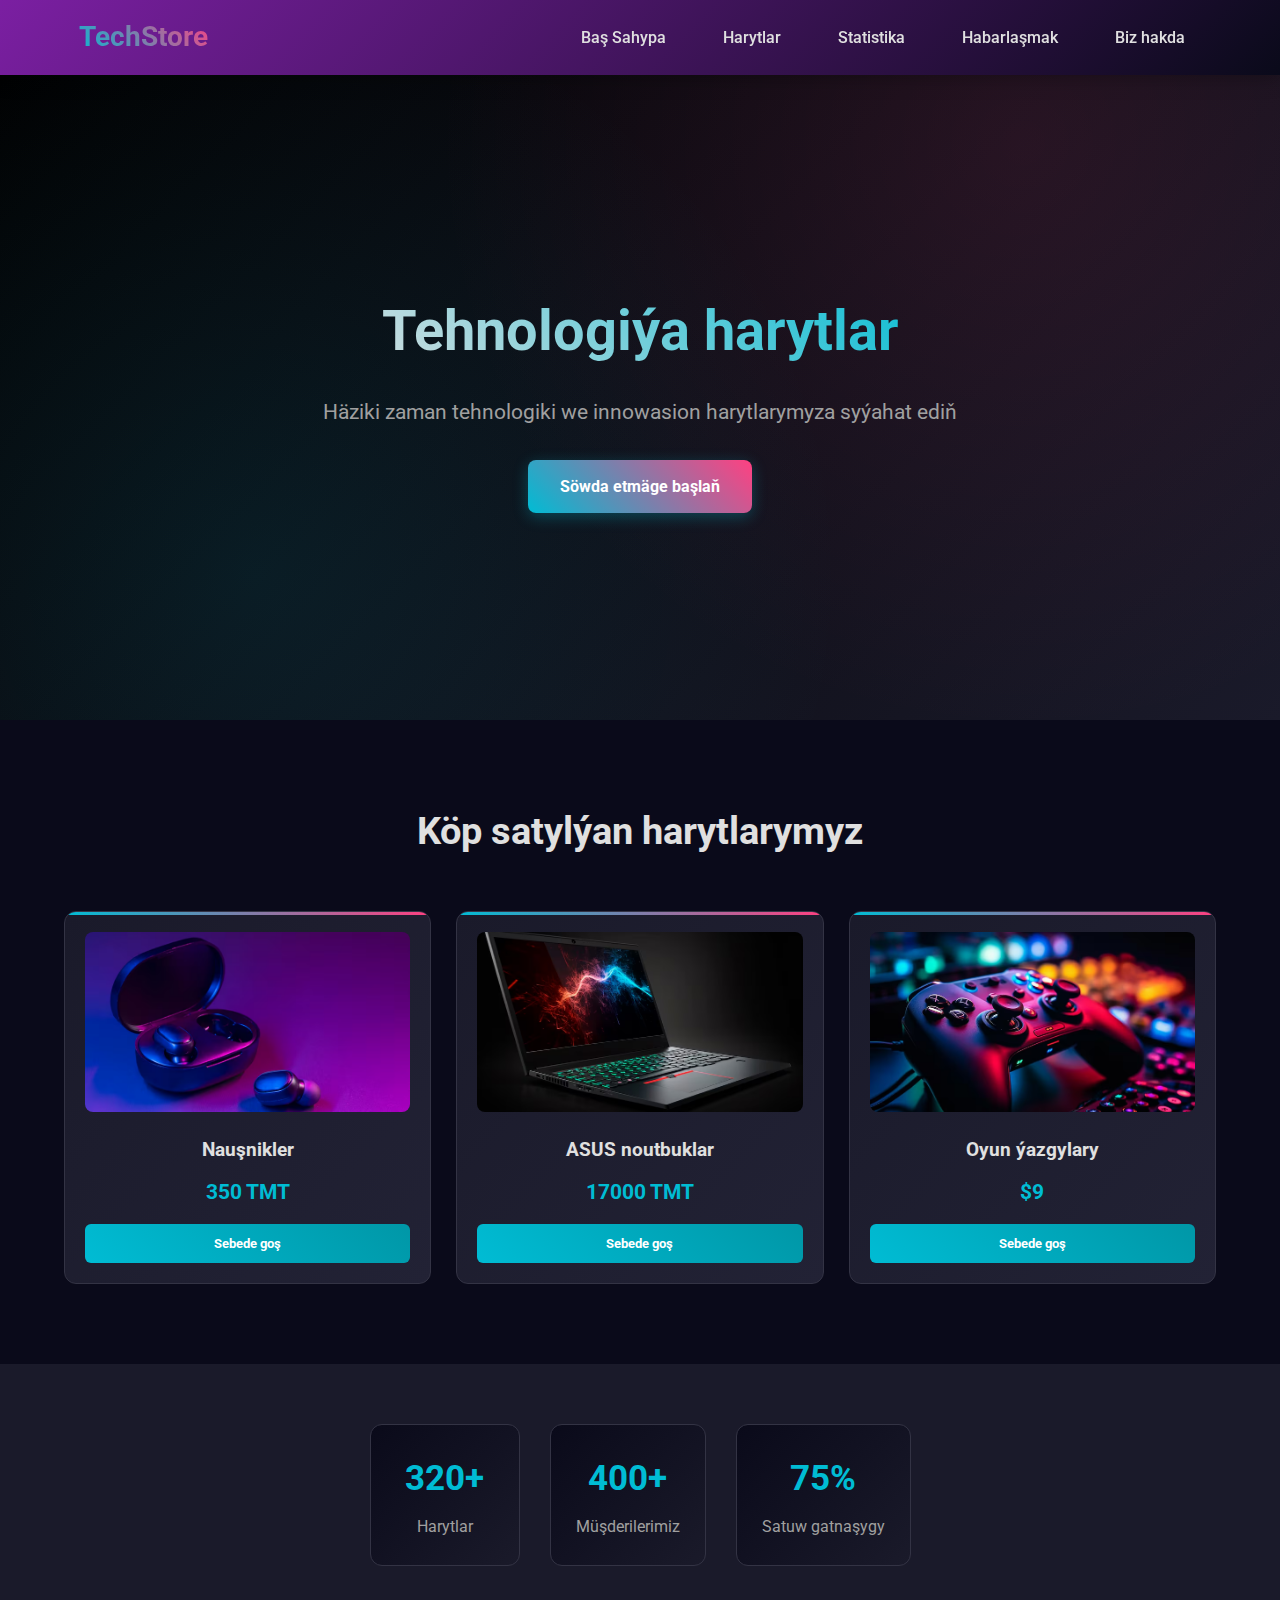
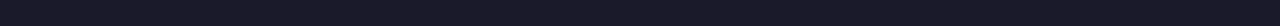
<file: index.html>
<!DOCTYPE html>
<html lang="tr">

<head>
    <meta charset="UTF-8">
    <meta name="viewport" content="width=device-width, initial-scale=1.0">
    <title>TechStore - Baş Sahypa</title>
    <link href="https://fonts.googleapis.com/css2?family=Roboto:wght@400;700&display=swap" rel="stylesheet">
    <link rel="stylesheet" href="shopstyle.css">
    <link rel="icon" type="image/png" href="/Tech_Store/foto/service.png">
</head>

<body>
    <header>
        <div class="container">
            <div class="logo">TechStore</div>
            <nav>
                <ul class="menu">
                    <li><a href="index.html" class="menyular">Baş Sahypa</a></li>
                    <li><a href="product.html">Harytlar</a></li>
                    <li><a href="stats.html">Statistika</a></li>
                    <li><a href="contact.html">Habarlaşmak</a></li>
                    <li><a href="about.html">Biz hakda</a></li>
                </ul>
                <div class="menu-toggle" id="mobileMenuToggle">
                    <span></span>
                    <span></span>
                    <span></span>
                </div>
            </nav>
        </div>

    </header>

    <section class="hero">
        <div class="hero-content">
            <h1>Tehnologiýa harytlar</h1>
            <p>Häziki zaman tehnologiki we innowasion harytlarymyza syýahat ediň</p>
            <a href="product.html" class="btn">Söwda etmäge başlaň</a>
        </div>
    </section>

    <section class="featured">
        <h2>Köp satylýan harytlarymyz</h2>
        <div class="product-grid">
            <div class="product-card">
                <img src="foto/No4.avif" alt="Kulaklık 1">
                <h3>Nauşnikler</h3>
                <p>350 TMT</p>
                <button>Sebede goş</button>
            </div>
            <div class="product-card">
                <img src="foto/No2.avif" alt="Laptop 1">
                <h3>ASUS noutbuklar</h3>
                <p>17000 TMT</p>
                <button>Sebede goş</button>
            </div>
            <div class="product-card">
                <img src="foto/no1.avif" alt="Desktop 1">
                <h3>Oyun ýazgylary</h3>
                <p>$9</p>
                <button>Sebede goş</button>
            </div>
        </div>
    </section>

    <section class="stats-preview">
        <div class="stat-card">
            <h3>320+</h3>
            <p>Harytlar</p>
        </div>
        <div class="stat-card">
            <h3>400+</h3>
            <p>Müşderilerimiz</p>
        </div>
        <div class="stat-card">
            <h3>75%</h3>
            <p>Satuw gatnaşygy</p>
        </div>
    </section>
    <script src="script.js"></script>
</body>

</html>
</file>
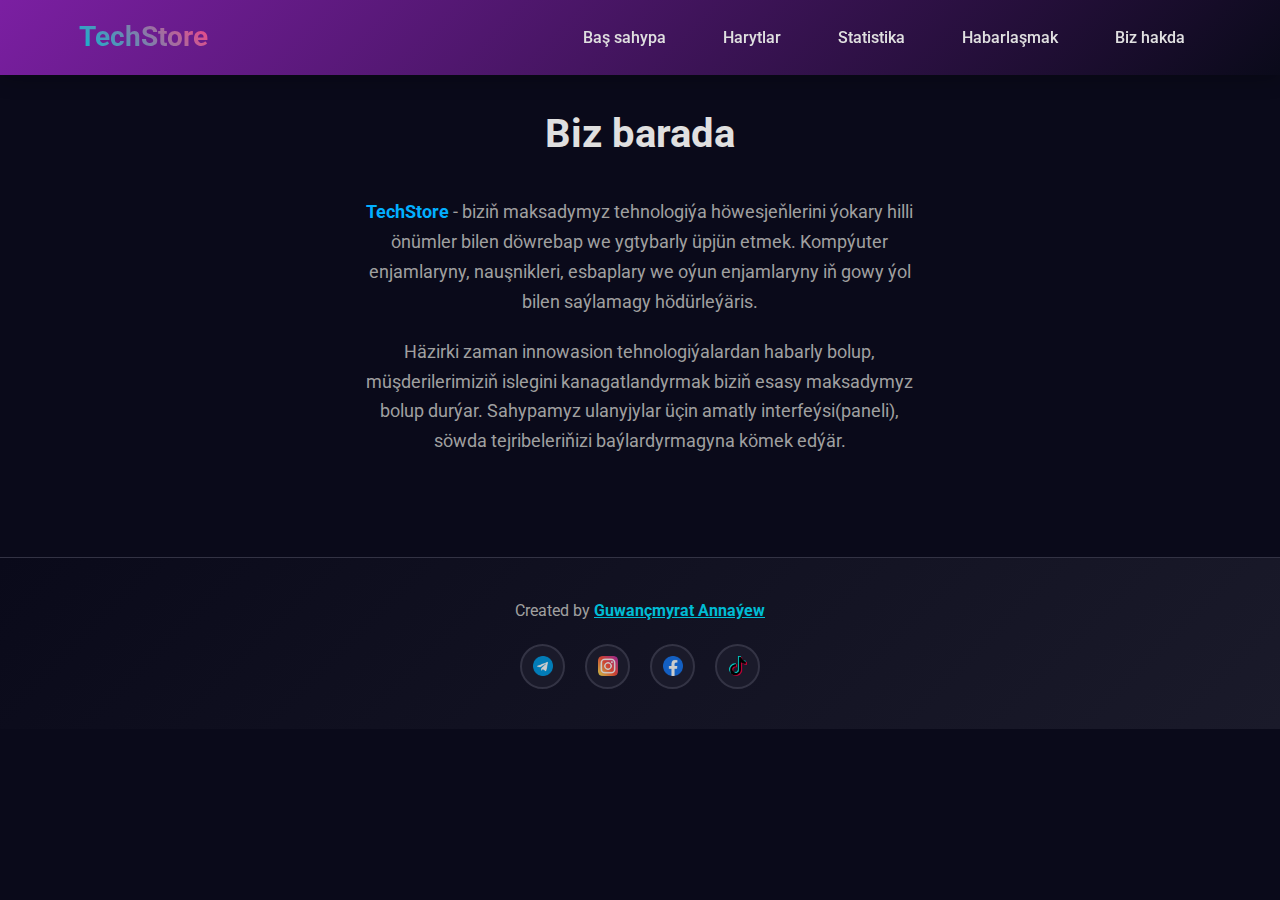
<file: about.html>
<!DOCTYPE html>
<html lang="tr">

<head>
    <meta charset="UTF-8">
    <meta name="viewport" content="width=device-width, initial-scale=1.0">
    <title>TechStore - Biz Hakda</title>
    <link href="https://fonts.googleapis.com/css2?family=Roboto:wght@400;700&display=swap" rel="stylesheet">
    <link rel="stylesheet" href="shopstyle.css">
    <link rel="icon" type="image/png" href="/Tech_Store/foto/service.png">
</head>

<body>
    <header>
        <div class="container">
            <div class="logo">TechStore</div>
            <nav>
                <ul class="menu">
                    <li><a href="index.html">Baş sahypa</a></li>
                    <li><a href="product.html">Harytlar</a></li>
                    <li><a href="stats.html">Statistika</a></li>
                    <li><a href="contact.html">Habarlaşmak</a></li>
                    <li><a href="about.html">Biz hakda</a></li>
                </ul>
                <div class="menu-toggle" id="mobileMenuToggle">
                    <span></span>
                    <span></span>
                    <span></span>
                </div>
            </nav>
        </div>
    </header>

    <section class="about-section">
        <div class="container">
            <h1>Biz barada</h1>
            <p><span style="color: rgb(2, 175, 255); font-weight: bold">TechStore</span> - biziň maksadymyz tehnologiýa
                höwesjeňlerini ýokary hilli önümler bilen döwrebap we ygtybarly üpjün etmek.
                Kompýuter enjamlaryny, nauşnikleri, esbaplary we oýun enjamlaryny iň gowy ýol bilen saýlamagy
                hödürleýäris.</p>
            <p>Häzirki zaman innowasion tehnologiýalardan habarly bolup, müşderilerimiziň islegini kanagatlandyrmak
                biziň esasy maksadymyz bolup durýar.
                Sahypamyz ulanyjylar üçin amatly interfeýsi(paneli), söwda tejribeleriňizi baýlardyrmagyna kömek edýär.
            </p>
        </div>
    </section>
    <footer class="footer">
        <p>Created by <span><u>Guwançmyrat Annaýew</u></span></p>
        <div class="social-icons">
            <a href="https://t.me/guga_dev" target="_blank"><img src="foto/telegram.png" alt="Telegram"></a>
            <a href="https://www.instagram.com/g.a_10_08?igsh=bXdxemVvcnM5aWdt" target="_blank"><img src="foto/instagram.png"
                    alt="Instagram"></a>
            <a href="https://facebook.com/yourfacebook" target="_blank"><img src="foto/facebook.png" alt="Facebook"></a>
            <a href="https://www.tiktok.com/@guga_379?_r=1&_t=ZS-92msCisjLcK" target="_blank"><img src="foto/tik-tok.png" alt="TikTok"></a>
        </div>
    </footer>
    <script src="script.js"></script>
</body>

</html>
</file>
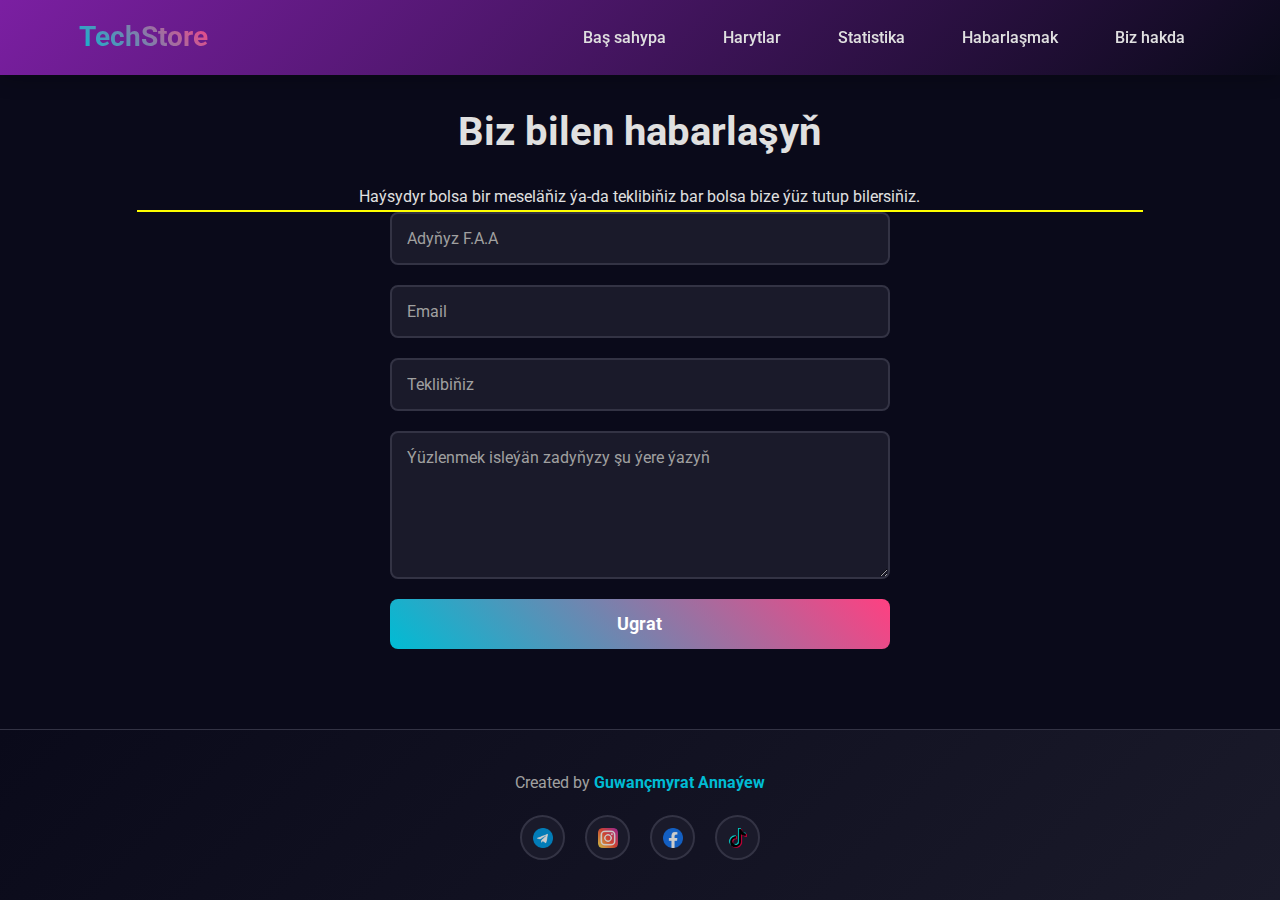
<file: contact.html>
<!DOCTYPE html>
<html lang="tr">

<head>
    <meta charset="UTF-8">
    <meta name="viewport" content="width=device-width, initial-scale=1.0">
    <title>TechStore - Habarlashmak</title>
    <link href="https://fonts.googleapis.com/css2?family=Roboto:wght@400;700&display=swap" rel="stylesheet">
    <link rel="stylesheet" href="shopstyle.css">
    <link rel="icon" type="image/png" href="/Tech_Store/foto/service.png">
</head>

<body>
    <header>
        <div class="container">
            <div class="logo">TechStore</div>
            <nav>
                <ul class="menu">
                    <li><a href="index.html">Baş sahypa</a></li>
                    <li><a href="product.html">Harytlar</a></li>
                    <li><a href="stats.html">Statistika</a></li>
                    <li><a href="contact.html">Habarlaşmak</a></li>
                    <li><a href="about.html">Biz hakda</a></li>
                </ul>
                <div class="menu-toggle" id="mobileMenuToggle">
                    <span></span>
                    <span></span>
                    <span></span>
                </div>
            </nav>
        </div>
    </header>

    <section class="contact-section">
        <div class="container">
            <h1>Biz bilen habarlaşyň</h1>
            <p>Haýsydyr bolsa bir meseläňiz ýa-da teklibiňiz bar bolsa bize ýüz tutup bilersiňiz.</p>
            <hr color="yellow">
            <form class="contact-form">
                <input type="text" placeholder="Adyňyz F.A.A" required>
                <input type="email" placeholder="Email" required>
                <input type="text" placeholder="Teklibiňiz" required>
                <textarea placeholder="Ýüzlenmek isleýän zadyňyzy şu ýere ýazyň" rows="6" required></textarea>
                <button type="submit">Ugrat</button>
            </form>
        </div>
    </section>
    <footer class="footer">
        <p>Created by <span>Guwançmyrat Annaýew</span></p>
        <div class="social-icons">
           <a href="https://t.me/guga_dev" target="_blank"><img src="foto/telegram.png" alt="Telegram"></a>
            <a href="https://www.instagram.com/g.a_10_08?igsh=bXdxemVvcnM5aWdt" target="_blank"><img src="foto/instagram.png"
                    alt="Instagram"></a>
            <a href="https://facebook.com/yourfacebook" target="_blank"><img src="foto/facebook.png" alt="Facebook"></a>
            <a href="https://www.tiktok.com/@guga_379?_r=1&_t=ZS-92msCisjLcK" target="_blank"><img src="foto/tik-tok.png" alt="TikTok"></a>
        </div>
    </footer>
    <script src="script.js"></script>
</body>

</html>
</file>
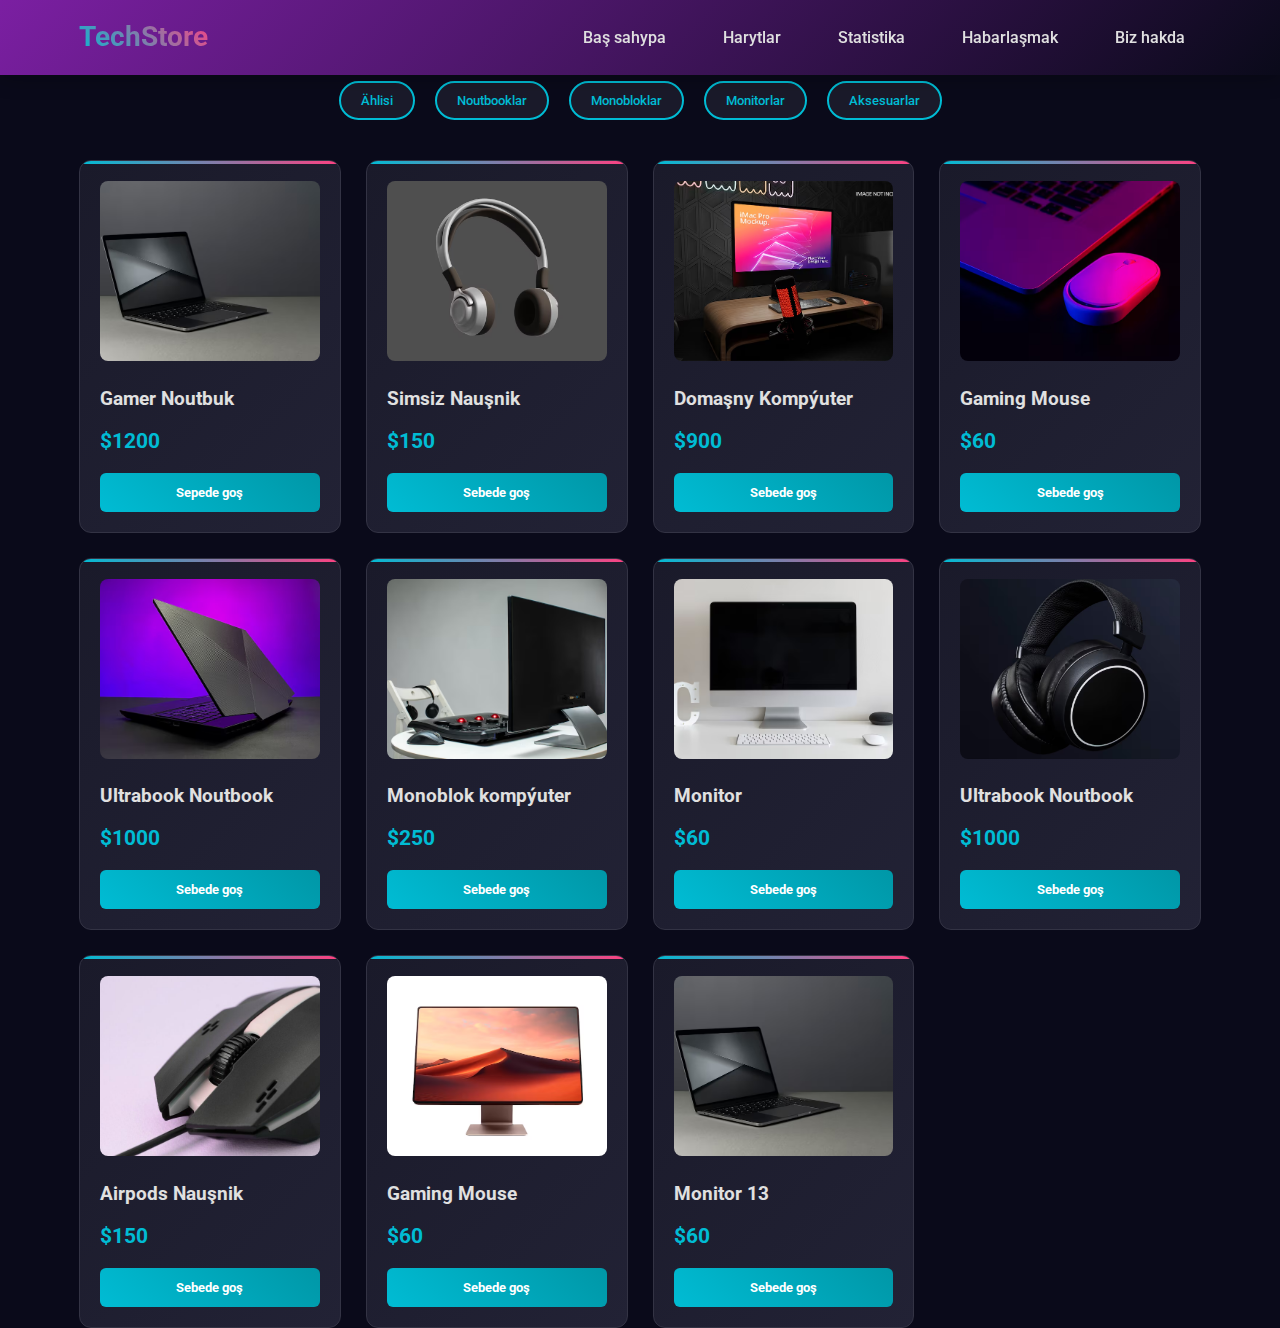
<file: product.html>
<!DOCTYPE html>
<html lang="tr">

<head>
    <meta charset="UTF-8">
    <meta name="viewport" content="width=device-width, initial-scale=1.0">
    <title>TechStore - Harytlar</title>
    <link href="https://fonts.googleapis.com/css2?family=Roboto:wght@400;700&display=swap" rel="stylesheet">
    <link rel="stylesheet" href="shopstyle.css">
    <link rel="icon" type="image/png" href="/Tech_Store/foto/service.png">
</head>

<body>
    <header>
        <div class="container">
            <div class="logo">TechStore</div>
            <nav>
                <ul class="menu">
                    <li><a href="index.html" class="menyular">Baş sahypa</a></li>
                    <li><a href="product.html">Harytlar</a></li>
                    <li><a href="stats.html">Statistika</a></li>
                    <li><a href="contact.html">Habarlaşmak</a></li>
                    <li><a href="about.html">Biz hakda</a></li>
                </ul>
                <div class="menu-toggle" id="mobileMenuToggle">
                    <span></span>
                    <span></span>
                    <span></span>
                </div>
            </nav>
        </div>
    </header>

    <section class="products-section">
        <div class="container">
            <h1>Harytlarymyz</h1>

            <div class="filters">
                <button class="filter-btn" data-category="all">Ählisi</button>
                <button class="filter-btn" data-category="laptop">Noutbooklar</button>
                <button class="filter-btn" data-category="monoblok">Monobloklar</button>
                <button class="filter-btn" data-category="monitor">Monitorlar</button>
                <button class="filter-btn" data-category="accessory">Aksesuarlar</button>
            </div>

            <div class="product-grid" id="productGrid">
                <div class="product-card" data-category="laptop">
                    <img src="foto/No3.avif" alt="Laptop 1">
                    <h3>Gamer Noutbuk</h3>
                    <p>$1200</p>
                    <button>Sepede goş</button>
                </div>
                <div class="product-card" data-category="accessory">
                    <img src="foto/No5.avif" alt="headphone 1">
                    <h3>Simsiz Nauşnik</h3>
                    <p>$150</p>
                    <button>Sebede goş</button>
                </div>
                <div class="product-card" data-category="monoblok">
                    <img src="foto/No6.avif" alt="Desktop 1">
                    <h3>Domaşny Kompýuter</h3>
                    <p>$900</p>
                    <button>Sebede goş</button>
                </div>
                <div class="product-card" data-category="accessory">
                    <img src="foto/No7.avif" alt="Mouse 1">
                    <h3>Gaming Mouse</h3>
                    <p>$60</p>
                    <button>Sebede goş</button>
                </div>
                <div class="product-card" data-category="laptop">
                    <img src="foto/No8.avif" alt="Laptop 2">
                    <h3>Ultrabook Noutbook</h3>
                    <p>$1000</p>
                    <button>Sebede goş</button>
                </div>
                <div class="product-card" data-category="monoblok">
                    <img src="foto/No9.avif" alt="Monoblok 2">
                    <h3>Monoblok kompýuter</h3>
                    <p>$250</p>
                    <button>Sebede goş</button>
                </div>
                <div class="product-card" data-category="monitor">
                    <img src="foto/No10.avif" alt="Mouse 1">
                    <h3>Monitor</h3>
                    <p>$60</p>
                    <button>Sebede goş</button>
                </div>
                <div class="product-card" data-category="laptop3">
                    <img src="foto/No11.avif" alt="Laptop 2">
                    <h3>Ultrabook Noutbook</h3>
                    <p>$1000</p>
                    <button>Sebede goş</button>
                </div>
                <div class="product-card" data-category="accessory">
                    <img src="foto/No12.jpg" alt="headphone 2">
                    <h3>Airpods Nauşnik</h3>
                    <p>$150</p>
                    <button>Sebede goş</button>
                </div>
                <div class="product-card" data-category="accessory">
                    <img src="foto/No13.avif" alt="Mouse 1">
                    <h3>Gaming Mouse</h3>
                    <p>$60</p>
                    <button>Sebede goş</button>
                </div>
                <div class="product-card" data-category="monitor">
                    <img src="foto/No3.avif" alt="Mouse 1">
                    <h3>Monitor 13</h3>
                    <p>$60</p>
                    <button>Sebede goş</button>
                </div>
            </div>
        </div>
    </section>


    <script src="script.js"></script>
</body>

</html>
</file>
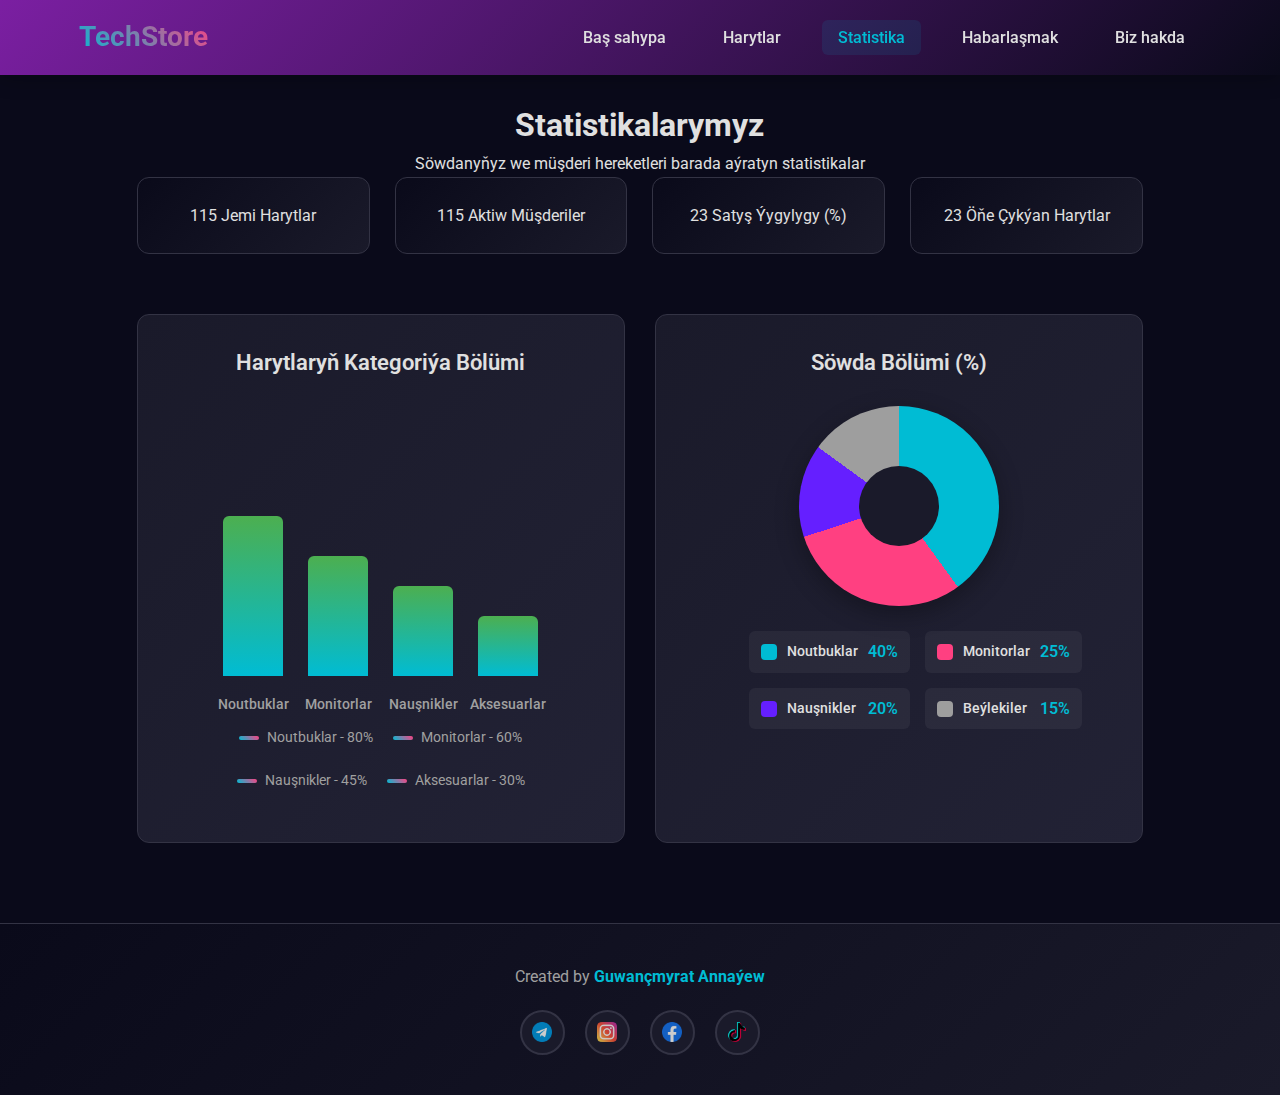
<file: stats.html>
<!DOCTYPE html>
<html lang="tr">
<head>
    <meta charset="UTF-8">
    <meta name="viewport" content="width=device-width, initial-scale=1.0">
    <title>TechStore - Statistika</title>
    <link href="https://fonts.googleapis.com/css2?family=Roboto:wght@400;500;600;700&display=swap" rel="stylesheet">
    <link rel="stylesheet" href="shopstyle.css">
    <link rel="icon" type="image/png" href="/Tech_Store/foto/service.png">
</head>
<body>
    <header>
        <div class="container header-container">
            <div class="logo">TechStore</div>
            <nav>
                <ul class="menu">
                    <li><a href="index.html">Baş sahypa</a></li>
                    <li><a href="product.html">Harytlar</a></li>
                    <li><a href="stats.html" class="active">Statistika</a></li>
                    <li><a href="contact.html">Habarlaşmak</a></li>
                    <li><a href="about.html">Biz hakda</a></li>
                </ul>
                <div class="menu-toggle" id="mobileMenuToggle">
                    <span></span>
                    <span></span>
                    <span></span>
                </div>
            </nav>
        </div>
    </header>

    <section class="stats-section">
        <div class="container">
            <h1 class="section-title">Statistikalarymyz</h1>
            <p class="section-subtitle">Söwdanyňyz we müşderi hereketleri barada aýratyn statistikalar</p>

            <div class="stats-cards">
                <div class="stat-card fade-in">
                    <span class="stat-number" data-target="420">0</span>
                    <span class="stat-label">Jemi Harytlar</span>
                </div>
                <div class="stat-card fade-in">
                    <span class="stat-number" data-target="470">0</span>
                    <span class="stat-label">Aktiw Müşderiler</span>
                </div>
                <div class="stat-card fade-in">
                    <span class="stat-number" data-target="85">0</span>
                    <span class="stat-label">Satyş Ýygylygy (%)</span>
                </div>
                <div class="stat-card fade-in">
                    <span class="stat-number" data-target="45">0</span>
                    <span class="stat-label">Öňe Çykýan Harytlar</span>
                </div>
            </div>

            <div class="chart-container">
                <!-- Bar Chart -->
                <div class="chart-card">
                    <h3 class="chart-title">Harytlaryň Kategoriýa Bölümi</h3>
                    <div class="bar-chart-container">
                        <div class="bar-chart">
                            <div class="bar" style="--bar-height:80%" data-value="80%">
                                <div class="bar-label">Noutbuklar</div>
                            </div>
                            <div class="bar" style="--bar-height:60%" data-value="60%">
                                <div class="bar-label">Monitorlar</div>
                            </div>
                            <div class="bar" style="--bar-height:45%" data-value="45%">
                                <div class="bar-label">Nauşnikler</div>
                            </div>
                            <div class="bar" style="--bar-height:30%" data-value="30%">
                                <div class="bar-label">Aksesuarlar</div>
                            </div>
                        </div>
                        <div class="bar-legend">
                            <div class="bar-legend-item">
                                <div class="bar-legend-color"></div>
                                <span class="bar-legend-text">Noutbuklar - 80%</span>
                            </div>
                            <div class="bar-legend-item">
                                <div class="bar-legend-color"></div>
                                <span class="bar-legend-text">Monitorlar - 60%</span>
                            </div>
                            <div class="bar-legend-item">
                                <div class="bar-legend-color"></div>
                                <span class="bar-legend-text">Nauşnikler - 45%</span>
                            </div>
                            <div class="bar-legend-item">
                                <div class="bar-legend-color"></div>
                                <span class="bar-legend-text">Aksesuarlar - 30%</span>
                            </div>
                        </div>
                    </div>
                </div>

                <!-- Pie Chart -->
                <div class="chart-card">
                    <h3 class="chart-title">Söwda Bölümi (%)</h3>
                    <div class="pie-chart-container">
                        <div class="pie-chart-wrapper">
                            <div class="pie-chart"></div>
                        </div>
                        <div class="pie-legend">
                            <div class="legend-item">
                                <div class="legend-color primary"></div>
                                <span class="legend-text">Noutbuklar</span>
                                <span class="legend-percentage">40%</span>
                            </div>
                            <div class="legend-item">
                                <div class="legend-color secondary"></div>
                                <span class="legend-text">Monitorlar</span>
                                <span class="legend-percentage">25%</span>
                            </div>
                            <div class="legend-item">
                                <div class="legend-color accent"></div>
                                <span class="legend-text">Nauşnikler</span>
                                <span class="legend-percentage">20%</span>
                            </div>
                            <div class="legend-item">
                                <div class="legend-color muted"></div>
                                <span class="legend-text">Beýlekiler</span>
                                <span class="legend-percentage">15%</span>
                            </div>
                        </div>
                    </div>
                </div>
            </div>
        </div>
    </section>

    <footer class="footer">
        <div class="container footer-content">
            <p>Created by <span>Guwançmyrat Annaýew</span></p>
            <div class="social-icons">
                <a href="https://t.me/guga_dev" target="_blank"><img src="foto/telegram.png" alt="Telegram"></a>
            <a href="https://www.instagram.com/g.a_10_08?igsh=bXdxemVvcnM5aWdt" target="_blank"><img src="foto/instagram.png"
                    alt="Instagram"></a>
            <a href="https://facebook.com/yourfacebook" target="_blank"><img src="foto/facebook.png" alt="Facebook"></a>
            <a href="https://www.tiktok.com/@guga_379?_r=1&_t=ZS-92msCisjLcK" target="_blank"><img src="foto/tik-tok.png" alt="TikTok"></a>
                </a>
            </div>
        </div>
    </footer>

    <script src="stats.js"></script>
</body>
</html>
</file>
<file: shopstyle.css>
* {
    margin: 0;
    padding: 0;
    box-sizing: border-box;
    font-family: 'Roboto', sans-serif;
}

:root {
    /* MODERN RENK TEMASI */
    --primary: #00bcd4;
    --primary-dark: #0097a7;
    --primary-light: #26c6da;
    --secondary: #ff4081;
    --accent: #651fff;
    --dark-bg: #0a0a1a;
    --card-bg: #1a1a2a;
    --text-light: #e0e0e0;
    --text-muted: #a0a0a0;
    --border: #333344;
    --success: #4caf50;
    --noutbook: rgb(2, 3, 99);
    --noutbook2: rgb(7, 255, 243);
    --monitor: red;
    --monitor2: rgba(255, 94, 0, 0.712);
    
}

body {
    background-color: var(--dark-bg);
    color: var(--text-light);
    line-height: 1.6;
}

/* Container */
.container {
    width: 90%;
    max-width: 1200px;
    margin: 0 auto;
    padding: 0 15px;
}

/* Header - Geliştirilmiş */
header {
    position: fixed;
    top: 0;
    width: 100%;
    background: linear-gradient(135deg, #7b1fa2 0%, #0a0a1a 100%);
    padding: 15px 0;
    z-index: 1000;
    box-shadow: 0 2px 20px rgba(0, 0, 0, 0.3);
}

header .container {
    display: flex;
    justify-content: space-between;
    align-items: center;
}

header .logo {
    font-size: 28px;
    font-weight: bold;
    background: linear-gradient(45deg, #00bcd4, #ff4081);
    -webkit-background-clip: text;
    -webkit-text-fill-color: transparent;
    background-clip: text;
}

/* Navigation - Responsive */
header nav ul.menu {
    list-style: none;
    display: flex;
    gap: 25px;
    align-items: center;
}

header nav ul.menu li a {
    text-decoration: none;
    color: var(--text-light);
    font-weight: 500;
    padding: 8px 16px;
    border-radius: 6px;
    transition: all 0.3s ease;
}

header nav ul.menu li a:hover,
header nav ul.menu li a.active {
    color: var(--primary);
    background: rgba(0, 188, 212, 0.1);
    transform: translateY(-2px);
}

/* Mobile Menu Toggle */
.menu-toggle {
    display: none;
    flex-direction: column;
    cursor: pointer;
    gap: 4px;
    padding: 5px;
}

.menu-toggle span {
    width: 25px;
    height: 3px;
    background: var(--text-light);
    transition: 0.3s;
    border-radius: 2px;
}

/* Hero - Geliştirilmiş */
.hero {
    min-height: 80vh;
    display: flex;
    justify-content: center;
    align-items: center;
    text-align: center;
    padding-top: 80px;
    background: linear-gradient(135deg, #000000 0%, #1a1a2a 100%);
    position: relative;
    overflow: hidden;
}

.hero::before {
    content: '';
    position: absolute;
    top: 0;
    left: 0;
    right: 0;
    bottom: 0;
    background: 
        radial-gradient(circle at 20% 80%, rgba(0, 188, 212, 0.1) 0%, transparent 50%),
        radial-gradient(circle at 80% 20%, rgba(255, 64, 129, 0.1) 0%, transparent 50%);
}

.hero-content {
    position: relative;
    z-index: 2;
    max-width: 800px;
}

.hero h1 {
    font-size: clamp(2.5rem, 5vw, 3.5rem);
    margin-bottom: 20px;
    background: linear-gradient(45deg, #e0e0e0, #00bcd4);
    -webkit-background-clip: text;
    -webkit-text-fill-color: transparent;
    background-clip: text;
}

.hero p {
    font-size: clamp(1.1rem, 2vw, 1.3rem);
    margin-bottom: 30px;
    color: var(--text-muted);
}

.hero .btn {
    padding: 14px 32px;
    background: linear-gradient(45deg, var(--primary), var(--secondary));
    color: white;
    font-weight: bold;
    text-decoration: none;
    border-radius: 8px;
    transition: all 0.3s ease;
    display: inline-block;
    box-shadow: 0 4px 15px rgba(0, 188, 212, 0.3);
}

.hero .btn:hover {
    transform: translateY(-3px);
    box-shadow: 0 8px 25px rgba(0, 188, 212, 0.4);
}

/* Featured Products */
.featured {
    padding: 80px 5%;
    text-align: center;
    background: var(--dark-bg);
}

.featured h2 {
    font-size: clamp(1.8rem, 3vw, 2.5rem);
    margin-bottom: 50px;
    color: var(--text-light);
}

/* Product Grid - Responsive */
.product-grid {
    display: grid;
    grid-template-columns: repeat(auto-fit, minmax(250px, 1fr));
    gap: 25px;
    margin-top: 30px;
}

/* Product Card - Geliştirilmiş */
.product-card {
    background: linear-gradient(135deg, var(--card-bg), #222235);
    padding: 20px;
    border-radius: 12px;
    transition: all 0.3s ease;
    border: 1px solid var(--border);
    position: relative;
    overflow: hidden;
}

.product-card::before {
    content: '';
    position: absolute;
    top: 0;
    left: 0;
    right: 0;
    height: 3px;
    background: linear-gradient(45deg, var(--primary), var(--secondary));
}

.product-card:hover {
    transform: translateY(-10px);
    box-shadow: 0 15px 30px rgba(0, 188, 212, 0.2);
    border-color: var(--primary);
}

.product-card img {
    width: 100%;
    height: 180px;
    object-fit: cover;
    border-radius: 8px;
    margin-bottom: 15px;
    transition: transform 0.3s ease;
}

.product-card:hover img {
    transform: scale(1.05);
}

.product-card h3 {
    font-size: 1.2rem;
    margin-bottom: 10px;
    color: var(--text-light);
}

.product-card p {
    color: var(--primary);
    font-size: 1.3rem;
    font-weight: bold;
    margin-bottom: 15px;
}

.product-card button {
    width: 100%;
    padding: 12px;
    background: linear-gradient(45deg, var(--primary), var(--primary-dark));
    border: none;
    border-radius: 6px;
    cursor: pointer;
    font-weight: bold;
    color: white;
    transition: all 0.3s ease;
}

.product-card button:hover {
    background: linear-gradient(45deg, var(--primary-dark), var(--primary));
    transform: translateY(-2px);
}

/* Stats Preview */
.stats-preview {
    display: flex;
    justify-content: center;
    gap: 30px;
    padding: 60px 5%;
    background: var(--card-bg);
    flex-wrap: wrap;
}

.stat-card {
    background: linear-gradient(135deg, var(--dark-bg), var(--card-bg));
    padding: 25px;
    border-radius: 12px;
    text-align: center;
    min-width: 150px;
    border: 1px solid var(--border);
    transition: transform 0.3s ease;
}

.stat-card:hover {
    transform: translateY(-5px);
    border-color: var(--primary);
}

.stat-card h3 {
    font-size: 2.2rem;
    color: var(--primary);
    margin-bottom: 8px;
}

.stat-card p {
    font-size: 1rem;
    color: var(--text-muted);
}

/* Pages Common Styles */
.filters {
    margin: 30px 0;
    text-align: center;
}

.filter-btn {
    padding: 10px 20px;
    margin: 0 8px 10px 8px;
    background: var(--card-bg);
    border: 2px solid var(--primary);
    color: var(--primary);
    border-radius: 25px;
    cursor: pointer;
    transition: all 0.3s ease;
    font-weight: 500;
}

.filter-btn:hover,
.filter-btn.active {
    background: var(--primary);
    color: white;
    transform: translateY(-2px);
    box-shadow: 0 5px 15px rgba(0, 188, 212, 0.3);
}

/* Stats Page */
.stats-section {
    padding: 100px 5% 80px;
    text-align: center;
    background: var(--dark-bg);
}

.stats-cards {
    display: grid;
    grid-template-columns: repeat(auto-fit, minmax(200px, 1fr));
    gap: 25px;
    margin-bottom: 60px;
}

/* Charts - Geliştirilmiş */
.chart-container {
    display: grid;
    grid-template-columns: repeat(auto-fit, minmax(400px, 1fr));
    gap: 30px;
    margin-top: 40px;
}

.chart-card {
    background: linear-gradient(135deg, var(--card-bg), #222235);
    padding: 30px;
    border-radius: 12px;
    border: 1px solid var(--border);
    text-align: center;
}

.chart-title {
    margin-bottom: 25px;
    color: var(--text-light);
    font-size: 1.4rem;
    font-weight: 600;
}

/* Bar Chart - Geliştirilmiş */
.bar-chart-container {
    padding: 20px;
}

.bar-chart {
    display: flex;
    justify-content: center;
    align-items: flex-end;
    gap: 25px;
    height: 200px;
    margin: 50px 0;
    position: relative;
}

.bar {
    width: 60px;
    background: linear-gradient(to top, var(--primary), var(--success));
    border-radius: 6px 6px 0 0;
    height: var(--bar-height, 50%);
    transition: all 0.5s ease;
    position: relative;
    cursor: pointer;
}



.bar:hover {
    filter: brightness(1.2);
    transform: scale(1.05);
}

.bar::before {
    content: attr(data-value);
    position: absolute;
    top: -35px;
    left: 50%;
    transform: translateX(-50%);
    background: var(--primary);
    color: white;
    padding: 4px 8px;
    border-radius: 4px;
    font-size: 0.8rem;
    font-weight: 600;
    opacity: 0;
    transition: opacity 0.3s ease;
}

.bar:hover::before {
    opacity: 1;
}

.bar-label {
    position: absolute;
    bottom: -40px;
    left: 50%;
    transform: translateX(-50%);
    font-size: 0.9rem;
    color: var(--text-muted);
    white-space: nowrap;
    font-weight: 500;
}

/* Pie Chart - Geliştirilmiş ve Anlaşılır */
.pie-chart-container {
    display: flex;
    flex-direction: column;
    align-items: center;
    gap: 25px;
}

.pie-chart-wrapper {
    position: relative;
    width: 200px;
    height: 200px;
}

.pie-chart {
    width: 100%;
    height: 100%;
    border-radius: 50%;
    background: conic-gradient(
        var(--primary) 0% 40%,
        var(--secondary) 40% 70%,
        #651fff 70% 85%,
        #9e9e9e 85% 100%
    );
    position: relative;
    box-shadow: 0 8px 25px rgba(0, 0, 0, 0.3);
}

.pie-chart::before {
    content: '';
    position: absolute;
    top: 50%;
    left: 50%;
    transform: translate(-50%, -50%);
    width: 80px;
    height: 80px;
    background: var(--card-bg);
    border-radius: 50%;
}

/* Pie Chart Legend - Diagram Altında */
.pie-legend {
    display: grid;
    grid-template-columns: repeat(2, 1fr);
    gap: 15px;
    width: 100%;
    max-width: 300px;
}

.legend-item {
    display: flex;
    align-items: center;
    gap: 10px;
    padding: 8px 12px;
    background: rgba(255, 255, 255, 0.05);
    border-radius: 6px;
    transition: all 0.3s ease;
}

.legend-item:hover {
    background: rgba(255, 255, 255, 0.1);
    transform: translateX(5px);
}

.legend-color {
    width: 16px;
    height: 16px;
    border-radius: 4px;
    flex-shrink: 0;
}

.legend-color.primary { background: var(--primary); }
.legend-color.secondary { background: var(--secondary); }
.legend-color.accent { background: #651fff; }
.legend-color.muted { background: #9e9e9e; }

.legend-text {
    color: var(--text-light);
    font-size: 0.9rem;
    font-weight: 500;
}

.legend-percentage {
    color: var(--primary);
    font-weight: 600;
    margin-left: auto;
}

/* Bar Chart Legend - Diagram Altında */
.bar-legend {
    display: flex;
    justify-content: center;
    flex-wrap: wrap;
    gap: 20px;
    margin-top: 20px;
}

.bar-legend-item {
    display: flex;
    align-items: center;
    gap: 8px;
}

.bar-legend-color {
    width: 20px;
    height: 4px;
    border-radius: 2px;
    background: linear-gradient(45deg, var(--primary), var(--secondary));
}

.bar-legend-text {
    color: var(--text-muted);
    font-size: 0.9rem;
}

/* Responsive Charts */
@media (max-width: 768px) {
    .chart-container {
        grid-template-columns: 1fr;
        gap: 20px;
    }
    
    .chart-card {
        padding: 20px;
    }
    
    .bar-chart {
        gap: 15px;
    }
    
    .bar {
        width: 35px;
    }
    
    .pie-chart-wrapper {
        width: 150px;
        height: 150px;
    }
    
    .pie-chart::before {
        width: 60px;
        height: 60px;
    }
    
    .pie-legend {
        grid-template-columns: 1fr;
        gap: 10px;
    }
    
    .bar-legend {
        gap: 15px;
    }
}
/* Contact Form - Geliştirilmiş */
.contact-section {
    padding: 100px 5% 80px;
    text-align: center;
    background: var(--dark-bg);
}

.contact-section h1 {
    margin-bottom: 20px;
    font-size: 2.5rem;
}

.contact-section > p {
    margin-bottom: 40px;
    color: var(--text-muted);
    max-width: 600px;
    margin-left: auto;
    margin-right: auto;
}

.contact-form {
    display: flex;
    flex-direction: column;
    gap: 20px;
    max-width: 500px;
    margin: 0 auto;
}

.contact-form input,
.contact-form textarea {
    width: 100%;
    padding: 15px;
    border-radius: 8px;
    border: 2px solid var(--border);
    background: var(--card-bg);
    color: var(--text-light);
    font-size: 16px;
    transition: all 0.3s ease;
}

.contact-form input:focus,
.contact-form textarea:focus {
    outline: none;
    border-color: var(--primary);
    box-shadow: 0 0 0 3px rgba(0, 188, 212, 0.1);
}

.contact-form input::placeholder,
.contact-form textarea::placeholder {
    color: var(--text-muted);
}

.contact-form button {
    padding: 15px 30px;
    border: none;
    border-radius: 8px;
    background: linear-gradient(45deg, var(--primary), var(--secondary));
    color: white;
    font-weight: bold;
    cursor: pointer;
    transition: all 0.3s ease;
    font-size: 1.1rem;
}

.contact-form button:hover {
    transform: translateY(-2px);
    box-shadow: 0 8px 20px rgba(0, 188, 212, 0.3);
}

/* About Section */
.about-section {
    padding: 100px 5% 80px;
    max-width: 800px;
    margin: 0 auto;
    line-height: 1.7;
    text-align: center;
    background: var(--dark-bg);
}

.about-section h1 {
    margin-bottom: 30px;
    font-size: 2.5rem;
}

.about-section p {
    margin-bottom: 20px;
    color: var(--text-muted);
    font-size: 1.1rem;
}

/* Footer - Geliştirilmiş */
.footer {
    background: linear-gradient(135deg, #0a0a1a, #1a1a2a);
    padding: 40px 5%;
    text-align: center;
    border-top: 1px solid var(--border);
}

.footer p {
    color: var(--text-muted);
    font-size: 1rem;
    margin-bottom: 20px;
}

.footer span {
    color: var(--primary);
    font-weight: bold;
}

.social-icons {
    display: flex;
    justify-content: center;
    gap: 20px;
}

.social-icons a {
    display: flex;
    align-items: center;
    justify-content: center;
    width: 45px;
    height: 45px;
    background: var(--card-bg);
    border-radius: 50%;
    transition: all 0.3s ease;
    border: 2px solid var(--border);
}

.social-icons a:hover {
    transform: translateY(-3px);
    border-color: var(--primary);
    box-shadow: 0 5px 15px rgba(0, 188, 212, 0.3);
}

.social-icons img {
    width: 20px;
    height: 20px;
    filter: brightness(0.8);
    transition: filter 0.3s ease;
}

.social-icons a:hover img {
    filter: brightness(1);
}

/* RESPONSIVE DESIGN */
@media (max-width: 768px) {
    /* Mobile Menu */
    header nav ul.menu {
        position: fixed;
        top: 70px;
        left: -100%;
        width: 100%;
        height: calc(100vh - 70px);
        background: var(--card-bg);
        flex-direction: column;
        justify-content: flex-start;
        padding-top: 40px;
        transition: left 0.3s ease;
        gap: 0;
    }

    header nav ul.menu.active {
        left: 0;
    }

    header nav ul.menu li {
        width: 100%;
        text-align: center;
    }

    header nav ul.menu li a {
        display: block;
        padding: 15px;
        border-radius: 0;
        border-bottom: 1px solid var(--border);
    }

    .menu-toggle {
        display: flex;
    }

    .menu-toggle.active span:nth-child(1) {
        transform: rotate(45deg) translate(6px, 6px);
    }

    .menu-toggle.active span:nth-child(2) {
        opacity: 0;
    }

    .menu-toggle.active span:nth-child(3) {
        transform: rotate(-45deg) translate(6px, -6px);
    }

    /* Layout Adjustments */
    .stats-preview {
        flex-direction: column;
        align-items: center;
        gap: 20px;
    }

    .stats-cards {
        grid-template-columns: repeat(auto-fit, minmax(150px, 1fr));
        gap: 15px;
    }

    .bar-chart {
        gap: 10px;
    }

    .bar {
        width: 40px;
    }

    .filters {
        display: flex;
        flex-wrap: wrap;
        justify-content: center;
        gap: 10px;
    }

    .filter-btn {
        margin: 0;
        flex: 1;
        min-width: 120px;
    }
}

@media (max-width: 480px) {
    .container {
        width: 95%;
        padding: 0 10px;
    }

    .hero {
        padding: 60px 0 40px;
        min-height: 70vh;
    }

    .featured, .stats-section, .contact-section, .about-section {
        padding: 60px 5%;
    }

    .product-grid {
        grid-template-columns: 1fr;
        gap: 20px;
    }

    .product-card {
        padding: 15px;
    }

    .contact-form {
        gap: 15px;
    }

    .social-icons {
        gap: 15px;
    }

    .social-icons a {
        width: 40px;
        height: 40px;
    }
}

/* Animations */
@keyframes fadeInUp {
    from {
        opacity: 0;
        transform: translateY(30px);
    }
    to {
        opacity: 1;
        transform: translateY(0);
    }
}

.fade-in {
    animation: fadeInUp 0.6s ease-out;
}

/* Scrollbar Styling */
::-webkit-scrollbar {
    width: 8px;
}

::-webkit-scrollbar-track {
    background: var(--dark-bg);
}

::-webkit-scrollbar-thumb {
    background: var(--primary);
    border-radius: 4px;
}

::-webkit-scrollbar-thumb:hover {
    background: var(--primary-dark);
}
</file>
